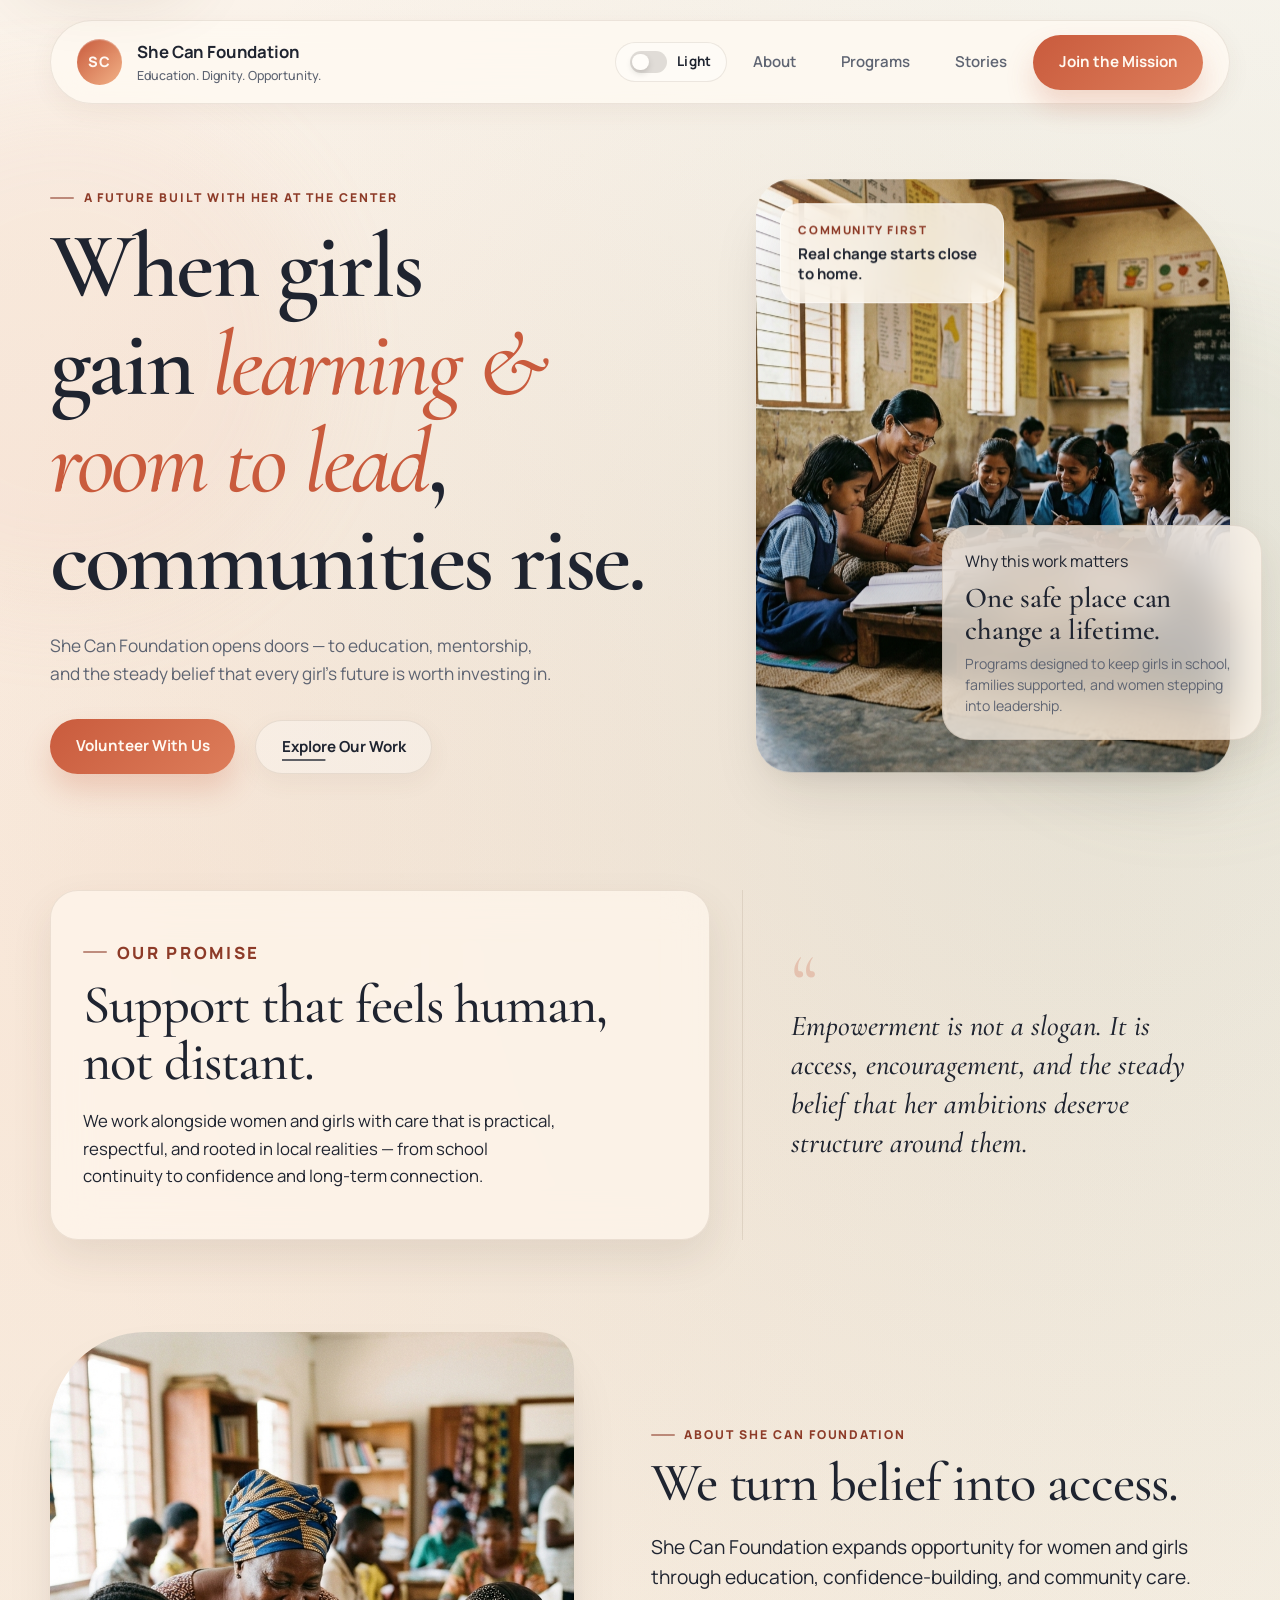
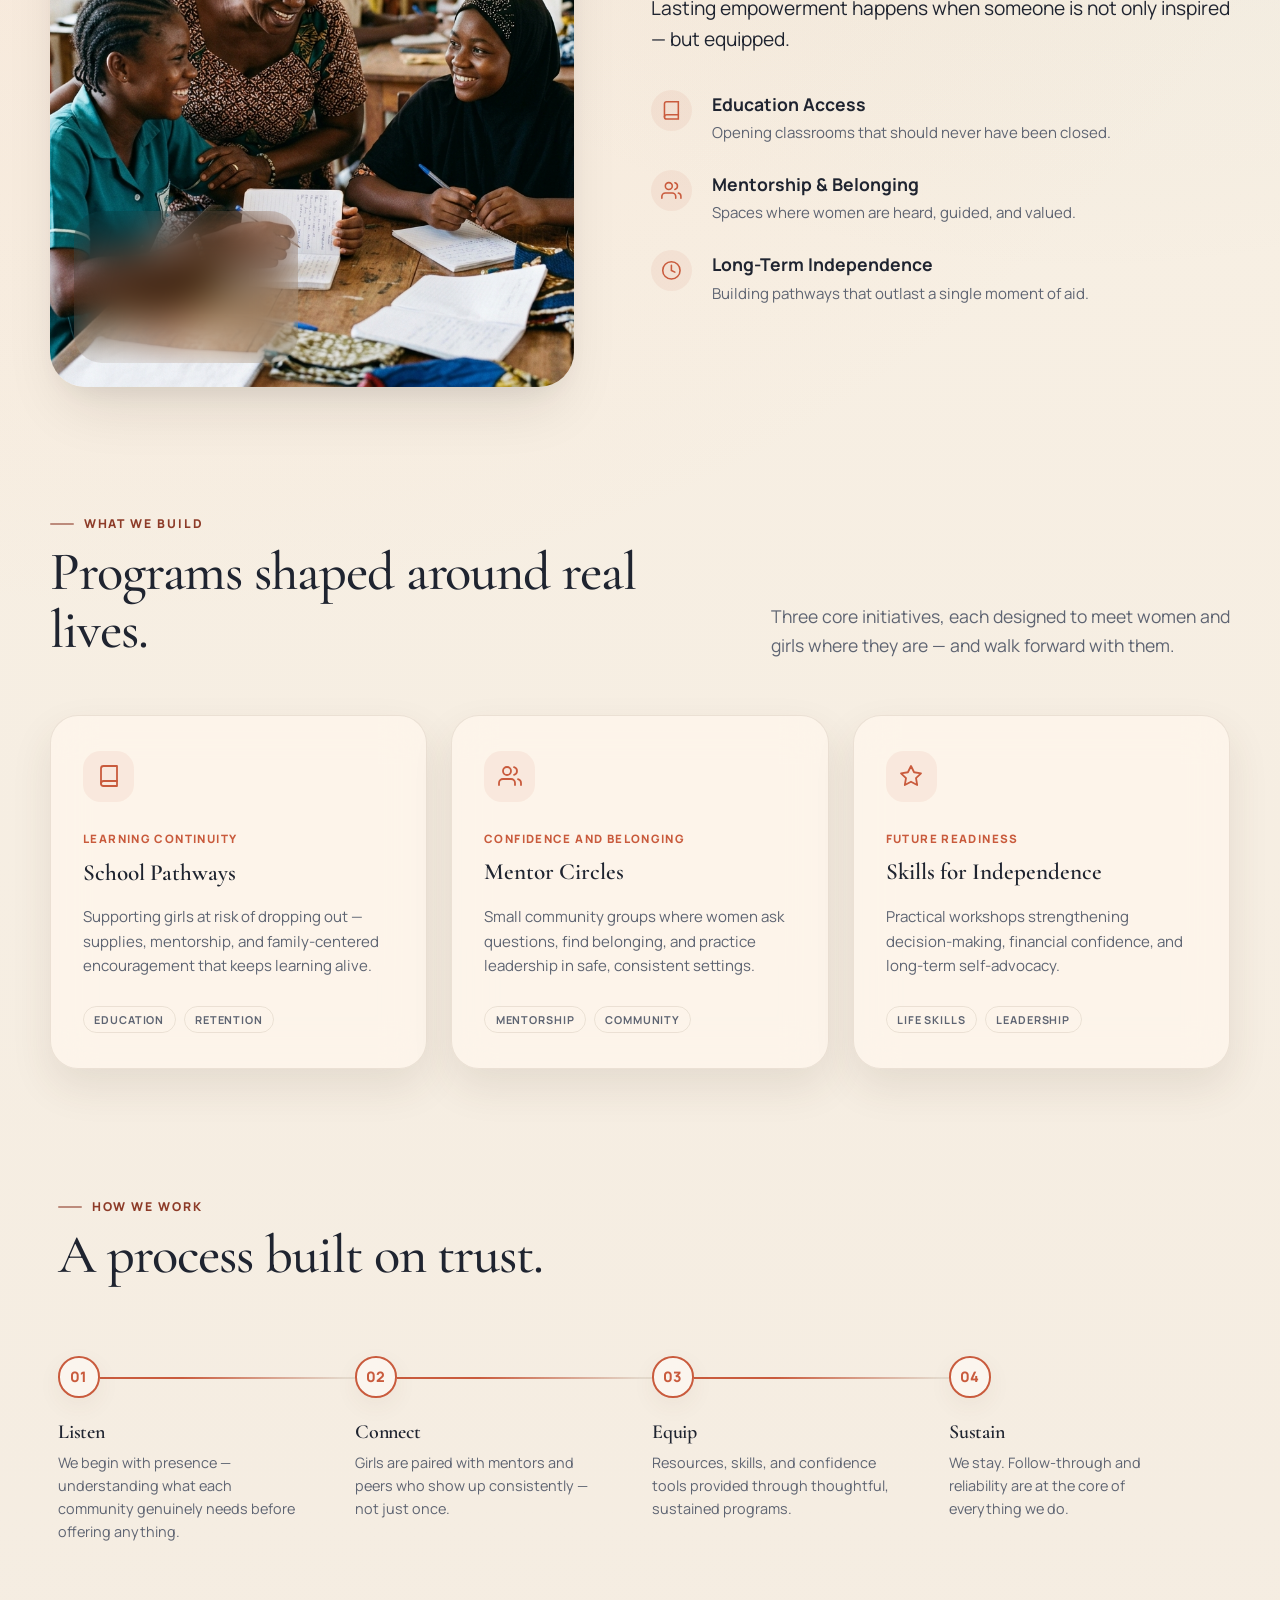
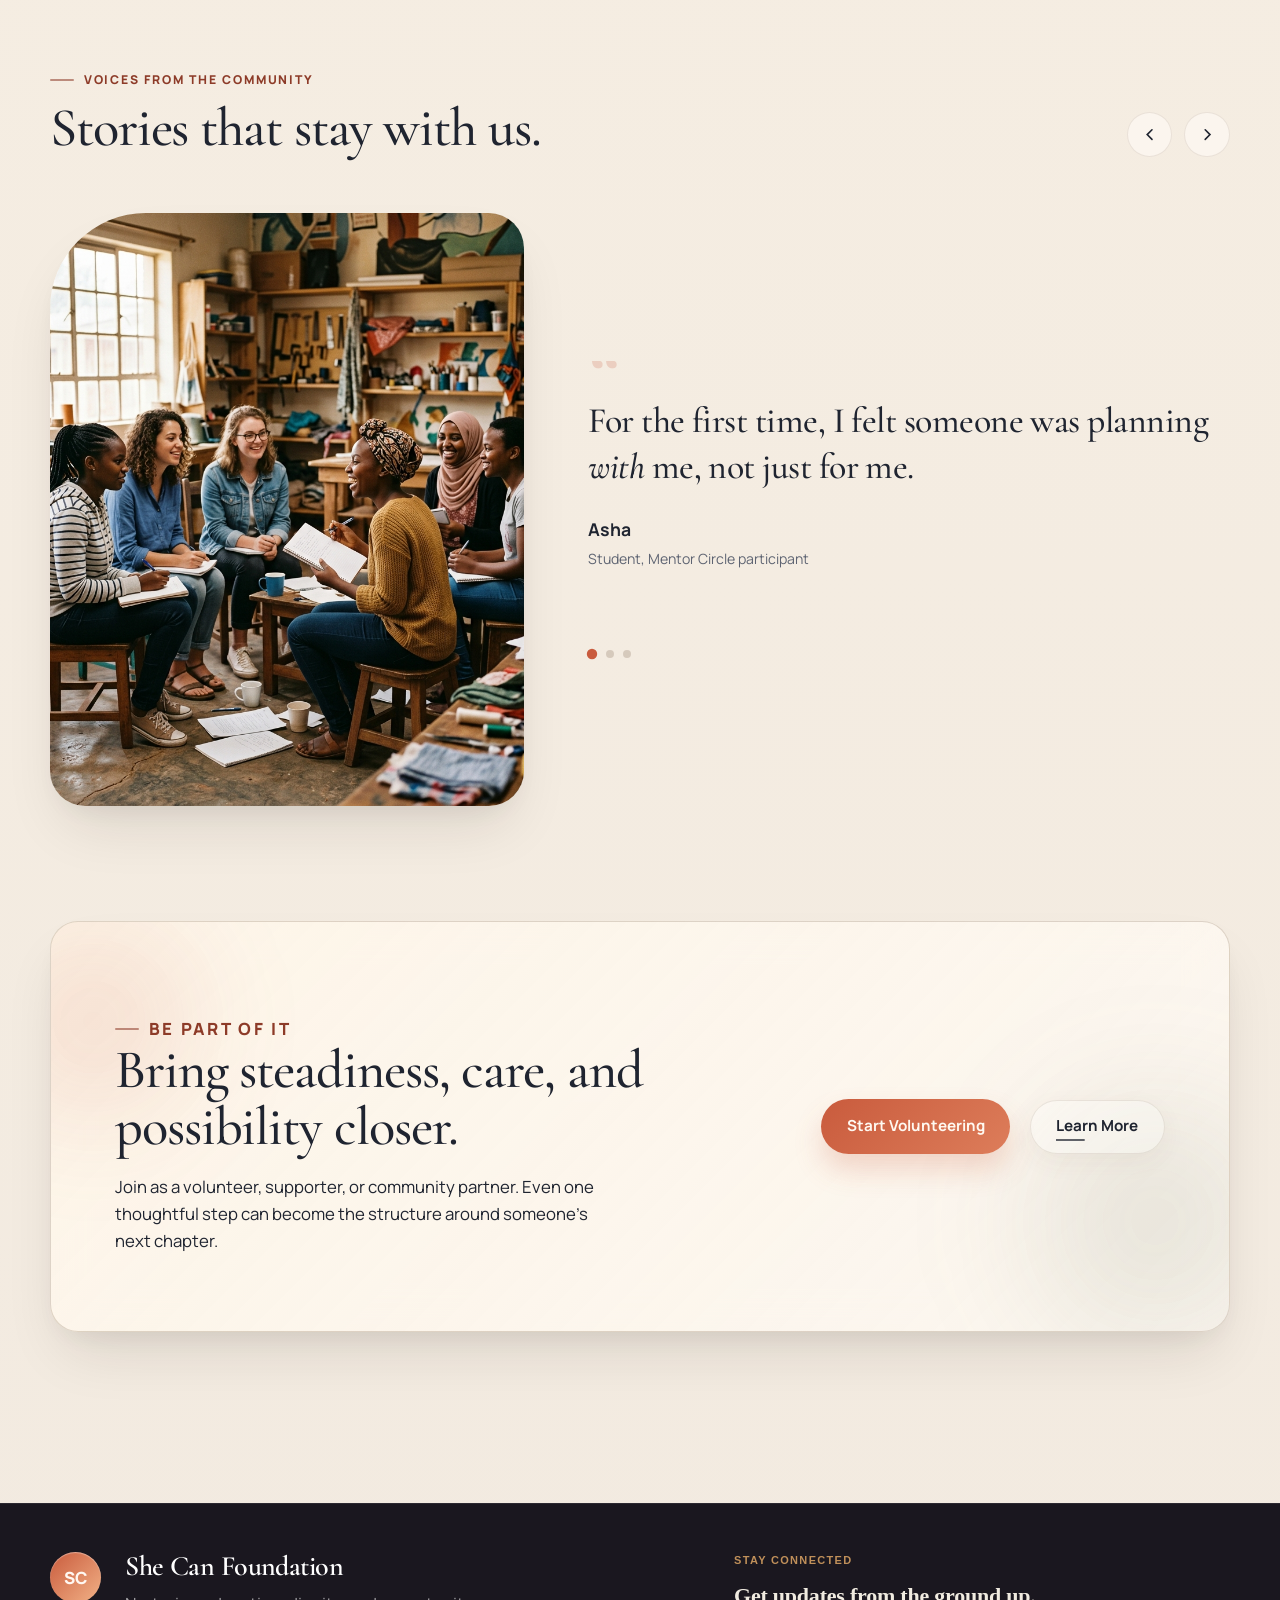
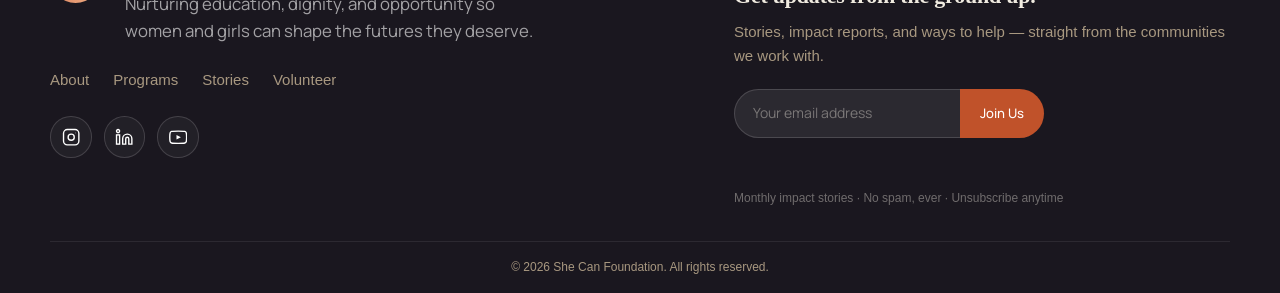
<file: Frontend/index.html>
<!DOCTYPE html>
<html lang="en">
  <head>
    <meta charset="UTF-8" />
    <meta name="viewport" content="width=device-width, initial-scale=1.0" />
    <title>She Can Foundation | Empowering Her Future</title>
    <meta name="description" content="She Can Foundation advances education, mentorship, and opportunity for women and girls through community-led support." />
    <meta name="theme-color" content="#f7efe3" />
    <link rel="preconnect" href="https://fonts.googleapis.com" />
    <link rel="preconnect" href="https://fonts.gstatic.com" crossorigin />
    <link href="https://fonts.googleapis.com/css2?family=Manrope:wght@400;500;600;700;800&family=Cormorant+Garamond:ital,wght@0,500;0,600;0,700;1,500;1,600&display=swap" rel="stylesheet" />
    <link rel="stylesheet" href="style.css" />
  </head>
  <body>
    <a class="skip-link" href="#content">Skip to content</a>
    <div class="page-glow page-glow-left" aria-hidden="true"></div>
    <div class="page-glow page-glow-right" aria-hidden="true"></div>
    <div class="grain" aria-hidden="true"></div>

    <!-- ─── NAVIGATION ─────────────────────────────────────────── -->
    <header class="site-header" id="top">
      <nav class="navbar container" aria-label="Primary navigation">
        <a class="brand" href="#home" aria-label="She Can Foundation — go to home">
          <span class="brand-mark" aria-hidden="true">SC</span>
          <span class="brand-text">
            <strong>She Can Foundation</strong>
            <small>Education. Dignity. Opportunity.</small>
          </span>
        </a>

        <button class="menu-toggle" id="menuToggle" type="button"
          aria-expanded="false" aria-controls="navActions" aria-label="Toggle navigation menu">
          <span></span><span></span><span></span>
        </button>

        <div class="nav-actions" id="navActions">
          <button class="theme-toggle" id="themeToggle" type="button"
            aria-label="Toggle color theme" aria-pressed="false">
            <span class="theme-toggle-track" aria-hidden="true">
              <span class="theme-toggle-thumb"></span>
            </span>
            <span class="theme-toggle-text">Light</span>
          </button>
          <a class="nav-link" href="#about">About</a>
          <a class="nav-link" href="#programs">Programs</a>
          <a class="nav-link" href="#stories">Stories</a>
          <a class="nav-cta magnetic-button" href="#join">Join the Mission</a>
        </div>
      </nav>
    </header>

    <main id="content">

      <!-- ─── HERO ───────────────────────────────────────────────── -->
      <section class="hero container" id="home" aria-labelledby="hero-title">
        <div class="hero-copy reveal" data-reveal-delay="0">
          <p class="eyebrow">A future built with her at the center</p>
          <h1 id="hero-title">
            When girls<br>
            gain <span>learning &amp;<br>room to lead</span>,<br>
            communities rise.
          </h1>
          <p class="hero-text">
            She Can Foundation opens doors — to education, mentorship, and the steady belief that every girl's future is worth investing in.
          </p>
          <div class="hero-actions">
            <button class="primary-button ripple-button magnetic-button" type="button"
              data-open-modal="volunteerModal" id="heroVolunteerBtn">
              <span>Volunteer With Us</span>
            </button>
            <a class="secondary-button animated-link" href="#about" id="heroExploreLink">
              Explore Our Work
            </a>
          </div>

        </div>

        <div class="hero-visual reveal" data-reveal-delay="0.12">
          <div class="hero-frame parallax-media" data-parallax="16">
            <div class="hero-badge" aria-label="Community first">
              <span>Community first</span>
              <strong>Real change starts close to home.</strong>
            </div>
            <img
              src="images/hero_learning.png"
              alt="Girls learning together with a mentor in a bright community classroom — candid, warm, hopeful"
              width="1200"
              height="1500"
              fetchpriority="high"
              decoding="async"
            />
          </div>
          <aside class="impact-card glass-card reveal-card" data-reveal-delay="0.22" aria-label="Impact statement">
            <p>Why this work matters</p>
            <div class="impact-metric">
              <strong>One safe place can change a lifetime.</strong>
              <span>Programs designed to keep girls in school, families supported, and women stepping into leadership.</span>
            </div>
          </aside>
        </div>
      </section>

      <!-- ─── PROMISE BAND ──────────────────────────────────────── -->
      <section class="story-band reveal" data-reveal-delay="0.05" aria-labelledby="promise-title">
        <div class="container story-grid">
          <article class="story-card glass-card">
            <p class="section-label">Our Promise</p>
            <h2 id="promise-title">Support that feels human, not distant.</h2>
            <p>We work alongside women and girls with care that is practical, respectful, and rooted in local realities — from school continuity to confidence and long-term connection.</p>
          </article>
          <div class="quote-panel">
            <span class="quote-mark" aria-hidden="true">&ldquo;</span>
            <p>Empowerment is not a slogan. It is access, encouragement, and the steady belief that her ambitions deserve structure around them.</p>
          </div>
        </div>
      </section>

      <!-- ─── ABOUT / MISSION (split layout) ───────────────────── -->
      <section class="about-section container" id="about" aria-labelledby="about-title">
        <div class="about-layout reveal" data-reveal-delay="0.08">

          <div class="about-image-col">
            <div class="about-img-frame">
              <img
                src="images/mentorship_session.png"
                alt="A mentor sharing a warm moment of guidance with two young women in the community"
                width="900"
                height="1100"
                loading="lazy"
                decoding="async"
              />
              <div class="about-img-badge glass-card">
                <p class="section-label">Our approach</p>
                <strong>Fewer promises.<br>Deeper follow-through.</strong>
              </div>
            </div>
          </div>

          <div class="about-text-col">
            <p class="section-label">About She Can Foundation</p>
            <h2 id="about-title">We turn belief into access.</h2>
            <p class="about-lead">She Can Foundation expands opportunity for women and girls through education, confidence-building, and community care. Lasting empowerment happens when someone is not only inspired — but equipped.</p>

            <div class="about-values" role="list">
              <div class="value-item" role="listitem">
                <div class="value-icon" aria-hidden="true">
                  <svg viewBox="0 0 24 24" fill="none" stroke="currentColor" stroke-width="1.8" stroke-linecap="round"><path d="M4 19.5A2.5 2.5 0 0 1 6.5 17H20"/><path d="M6.5 2H20v20H6.5A2.5 2.5 0 0 1 4 19.5v-15A2.5 2.5 0 0 1 6.5 2z"/></svg>
                </div>
                <div>
                  <strong>Education Access</strong>
                  <p>Opening classrooms that should never have been closed.</p>
                </div>
              </div>
              <div class="value-item" role="listitem">
                <div class="value-icon" aria-hidden="true">
                  <svg viewBox="0 0 24 24" fill="none" stroke="currentColor" stroke-width="1.8" stroke-linecap="round"><path d="M17 21v-2a4 4 0 0 0-4-4H5a4 4 0 0 0-4 4v2"/><circle cx="9" cy="7" r="4"/><path d="M23 21v-2a4 4 0 0 0-3-3.87"/><path d="M16 3.13a4 4 0 0 1 0 7.75"/></svg>
                </div>
                <div>
                  <strong>Mentorship &amp; Belonging</strong>
                  <p>Spaces where women are heard, guided, and valued.</p>
                </div>
              </div>
              <div class="value-item" role="listitem">
                <div class="value-icon" aria-hidden="true">
                  <svg viewBox="0 0 24 24" fill="none" stroke="currentColor" stroke-width="1.8" stroke-linecap="round"><path d="M12 22c5.52 0 10-4.48 10-10S17.52 2 12 2 2 6.48 2 12s4.48 10 10 10z"/><path d="M12 6v6l4 2"/></svg>
                </div>
                <div>
                  <strong>Long-Term Independence</strong>
                  <p>Building pathways that outlast a single moment of aid.</p>
                </div>
              </div>
            </div>
          </div>
        </div>
      </section>

      <!-- ─── PROGRAMS ──────────────────────────────────────────── -->
      <section class="programs-section container" id="programs" aria-labelledby="programs-title">
        <div class="section-shell reveal" data-reveal-delay="0.04">
          <div class="section-header">
            <div>
              <p class="section-label">What We Build</p>
              <h2 id="programs-title">Programs shaped around real lives.</h2>
            </div>
            <p class="section-desc">Three core initiatives, each designed to meet women and girls where they are — and walk forward with them.</p>
          </div>

          <div class="program-grid">
            <article class="program-card glass-card stagger-item">
              <div class="program-icon" aria-hidden="true">
                <svg viewBox="0 0 24 24" fill="none" stroke="currentColor" stroke-width="1.8" stroke-linecap="round" stroke-linejoin="round"><path d="M4 19.5A2.5 2.5 0 0 1 6.5 17H20"/><path d="M6.5 2H20v20H6.5A2.5 2.5 0 0 1 4 19.5v-15A2.5 2.5 0 0 1 6.5 2z"/></svg>
              </div>
              <div class="program-meta">
                <span>Learning continuity</span>
                <strong>School Pathways</strong>
              </div>
              <p>Supporting girls at risk of dropping out — supplies, mentorship, and family-centered encouragement that keeps learning alive.</p>
              <div class="program-card-footer">
                <span class="program-tag">Education</span>
                <span class="program-tag">Retention</span>
              </div>
            </article>

            <article class="program-card glass-card stagger-item">
              <div class="program-icon" aria-hidden="true">
                <svg viewBox="0 0 24 24" fill="none" stroke="currentColor" stroke-width="1.8" stroke-linecap="round" stroke-linejoin="round"><path d="M17 21v-2a4 4 0 0 0-4-4H5a4 4 0 0 0-4 4v2"/><circle cx="9" cy="7" r="4"/><path d="M23 21v-2a4 4 0 0 0-3-3.87"/><path d="M16 3.13a4 4 0 0 1 0 7.75"/></svg>
              </div>
              <div class="program-meta">
                <span>Confidence and belonging</span>
                <strong>Mentor Circles</strong>
              </div>
              <p>Small community groups where women ask questions, find belonging, and practice leadership in safe, consistent settings.</p>
              <div class="program-card-footer">
                <span class="program-tag">Mentorship</span>
                <span class="program-tag">Community</span>
              </div>
            </article>

            <article class="program-card glass-card stagger-item">
              <div class="program-icon" aria-hidden="true">
                <svg viewBox="0 0 24 24" fill="none" stroke="currentColor" stroke-width="1.8" stroke-linecap="round" stroke-linejoin="round"><polygon points="12 2 15.09 8.26 22 9.27 17 14.14 18.18 21.02 12 17.77 5.82 21.02 7 14.14 2 9.27 8.91 8.26 12 2"/></svg>
              </div>
              <div class="program-meta">
                <span>Future readiness</span>
                <strong>Skills for Independence</strong>
              </div>
              <p>Practical workshops strengthening decision-making, financial confidence, and long-term self-advocacy.</p>
              <div class="program-card-footer">
                <span class="program-tag">Life Skills</span>
                <span class="program-tag">Leadership</span>
              </div>
            </article>
          </div>
        </div>
      </section>

      <!-- ─── HOW WE WORK — visual timeline ────────────────────── -->
      <section class="timeline-section" aria-labelledby="timeline-title">
        <div class="container timeline-layout reveal" data-reveal-delay="0.06">
          <div class="timeline-header">
            <p class="section-label">How We Work</p>
            <h2 id="timeline-title">A process built on trust.</h2>
          </div>
          <div class="timeline-track" role="list">
            <div class="timeline-step stagger-item" role="listitem">
              <div class="timeline-node" aria-hidden="true">01</div>
              <div class="timeline-connector" aria-hidden="true"></div>
              <h3>Listen</h3>
              <p>We begin with presence — understanding what each community genuinely needs before offering anything.</p>
            </div>
            <div class="timeline-step stagger-item" role="listitem">
              <div class="timeline-node" aria-hidden="true">02</div>
              <div class="timeline-connector" aria-hidden="true"></div>
              <h3>Connect</h3>
              <p>Girls are paired with mentors and peers who show up consistently — not just once.</p>
            </div>
            <div class="timeline-step stagger-item" role="listitem">
              <div class="timeline-node" aria-hidden="true">03</div>
              <div class="timeline-connector" aria-hidden="true"></div>
              <h3>Equip</h3>
              <p>Resources, skills, and confidence tools provided through thoughtful, sustained programs.</p>
            </div>
            <div class="timeline-step stagger-item" role="listitem">
              <div class="timeline-node" aria-hidden="true">04</div>
              <div class="timeline-connector timeline-connector--last" aria-hidden="true"></div>
              <h3>Sustain</h3>
              <p>We stay. Follow-through and reliability are at the core of everything we do.</p>
            </div>
          </div>
        </div>
      </section>

      <!-- ─── COMMUNITY STORIES — testimonial slider ────────────── -->
      <section class="stories-section container" id="stories" aria-labelledby="stories-title">
        <div class="stories-layout reveal" data-reveal-delay="0.08">

          <div class="stories-header">
            <div>
              <p class="section-label">Voices From The Community</p>
              <h2 id="stories-title">Stories that stay with us.</h2>
            </div>
            <div class="slider-controls" aria-label="Testimonial navigation">
              <button class="slider-btn" id="sliderPrev" aria-label="Previous testimonial" type="button">
                <svg viewBox="0 0 24 24" fill="none" stroke="currentColor" stroke-width="2" stroke-linecap="round" aria-hidden="true"><polyline points="15 18 9 12 15 6"/></svg>
              </button>
              <button class="slider-btn" id="sliderNext" aria-label="Next testimonial" type="button">
                <svg viewBox="0 0 24 24" fill="none" stroke="currentColor" stroke-width="2" stroke-linecap="round" aria-hidden="true"><polyline points="9 18 15 12 9 6"/></svg>
              </button>
            </div>
          </div>

          <div class="stories-main">
            <div class="stories-image-col">
              <div class="stories-img-frame">
                <img
                  src="images/community_workshop.png"
                  alt="Young women gathered in a community learning workshop — engaged, collaborative, hopeful"
                  width="900"
                  height="1100"
                  loading="lazy"
                  decoding="async"
                />
              </div>
            </div>

            <div class="testimonial-slider-wrap">
              <div class="testimonial-slider" id="testimonialSlider" aria-live="polite" aria-atomic="true">
                <div class="testimonial-slides">
                  <article class="testimonial-slide is-active" aria-hidden="false">
                    <span class="testimonial-q-mark" aria-hidden="true">&ldquo;</span>
                    <blockquote>
                      <p>For the first time, I felt someone was planning <em>with</em> me, not just for me.</p>
                      <footer>
                        <cite>Asha</cite>
                        <span>Student, Mentor Circle participant</span>
                      </footer>
                    </blockquote>
                  </article>
                  <article class="testimonial-slide" aria-hidden="true">
                    <span class="testimonial-q-mark" aria-hidden="true">&ldquo;</span>
                    <blockquote>
                      <p>The difference was consistency. The girls knew someone would return, listen, and help them keep going.</p>
                      <footer>
                        <cite>Priya</cite>
                        <span>Community volunteer partner</span>
                      </footer>
                    </blockquote>
                  </article>
                  <article class="testimonial-slide" aria-hidden="true">
                    <span class="testimonial-q-mark" aria-hidden="true">&ldquo;</span>
                    <blockquote>
                      <p>I didn't think I could lead anything. Now I run the circle meetings. It happened slowly — then all at once.</p>
                      <footer>
                        <cite>Meena</cite>
                        <span>Program graduate, Mentor Circle</span>
                      </footer>
                    </blockquote>
                  </article>
                </div>
              </div>
              <div class="slider-dots" role="tablist" aria-label="Testimonial slides">
                <button class="slider-dot is-active" role="tab" aria-selected="true" data-slide="0" aria-label="Testimonial 1 of 3"></button>
                <button class="slider-dot" role="tab" aria-selected="false" data-slide="1" aria-label="Testimonial 2 of 3"></button>
                <button class="slider-dot" role="tab" aria-selected="false" data-slide="2" aria-label="Testimonial 3 of 3"></button>
              </div>
            </div>
          </div>
        </div>
      </section>

      <!-- ─── VOLUNTEER CTA ─────────────────────────────────────── -->
      <section class="join-section" id="join" aria-labelledby="join-title">
        <div class="join-inner container">
          <div class="join-layout glass-card reveal" data-reveal-delay="0.05">
            <div class="join-glow-1" aria-hidden="true"></div>
            <div class="join-glow-2" aria-hidden="true"></div>
            <div class="join-copy">
              <p class="section-label">Be Part Of It</p>
              <h2 id="join-title">Bring steadiness, care, and possibility closer.</h2>
              <p>Join as a volunteer, supporter, or community partner. Even one thoughtful step can become the structure around someone's next chapter.</p>
            </div>
            <div class="join-actions">
              <button class="primary-button ripple-button magnetic-button" type="button"
                data-open-modal="volunteerModal" id="joinVolunteerBtn">
                <span>Start Volunteering</span>
              </button>
              <a class="secondary-button animated-link" href="#about" id="joinLearnLink">
                Learn More
              </a>
            </div>
          </div>
        </div>
      </section>

    </main>

    <!-- ─── FOOTER ────────────────────────────────────────────── -->
    <footer class="site-footer">
      <div class="container">
        <div class="footer-grid">
          <!-- COLUMN 1: Brand -->
          <div class="footer-col-brand">
            <div class="footer-brand">
              <div class="footer-brand-mark" aria-hidden="true">SC</div>
              <div>
                <h2>She Can Foundation</h2>
                <p>Nurturing education, dignity, and opportunity so women and girls can shape the futures they deserve.</p>
              </div>
            </div>
            
            <nav class="footer-links" aria-label="Footer navigation">
              <a href="#about">About</a>
              <a href="#programs">Programs</a>
              <a href="#stories">Stories</a>
              <a href="#join">Volunteer</a>
            </nav>

            <div class="socials" aria-label="Social media links">
              <a href="#" aria-label="Instagram" class="social-link">
                <svg viewBox="0 0 24 24" fill="none" stroke="currentColor" stroke-width="1.8" stroke-linecap="round" aria-hidden="true"><rect x="2" y="2" width="20" height="20" rx="5" ry="5"/><circle cx="12" cy="12" r="4"/><circle cx="17.5" cy="6.5" r="0.5" fill="currentColor" stroke="none"/></svg>
              </a>
              <a href="#" aria-label="LinkedIn" class="social-link">
                <svg viewBox="0 0 24 24" fill="none" stroke="currentColor" stroke-width="1.8" stroke-linecap="round" aria-hidden="true"><path d="M16 8a6 6 0 0 1 6 6v7h-4v-7a2 2 0 0 0-2-2 2 2 0 0 0-2 2v7h-4v-7a6 6 0 0 1 6-6z"/><rect x="2" y="9" width="4" height="12"/><circle cx="4" cy="4" r="2"/></svg>
              </a>
              <a href="#" aria-label="YouTube" class="social-link">
                <svg viewBox="0 0 24 24" fill="none" stroke="currentColor" stroke-width="1.8" stroke-linecap="round" aria-hidden="true"><path d="M22.54 6.42a2.78 2.78 0 0 0-1.95-1.96C18.88 4 12 4 12 4s-6.88 0-8.59.46a2.78 2.78 0 0 0-1.95 1.96C1 8.12 1 12 1 12s0 3.88.46 5.58a2.78 2.78 0 0 0 1.95 1.96C5.12 20 12 20 12 20s6.88 0 8.59-.46a2.78 2.78 0 0 0 1.95-1.96C23 15.88 23 12 23 12s0-3.88-.46-5.58z"/><polygon points="9.75 15.02 15.5 12 9.75 8.98 9.75 15.02" fill="currentColor" stroke="none"/></svg>
              </a>
            </div>
          </div>

          <!-- COLUMN 2: Stay Connected -->
          <div class="footer-col-connect">
            <p class="footer-email-eyebrow">Stay Connected</p>
            <h3 class="footer-email-heading">Get updates from the ground up.</h3>
            <p class="footer-email-sub">Stories, impact reports, and ways to help — straight from the communities we work with.</p>
            
            <div class="footer-email-right">
              <div class="footer-email-pill" id="footerEmailPill" role="group" aria-label="Email signup form">
                <input
                  type="email"
                  id="footerEmailInput"
                  class="footer-email-input"
                  placeholder="Your email address"
                  aria-label="Your email address"
                  autocomplete="email"
                />
                <button
                  type="button"
                  id="footerEmailSubmit"
                  class="footer-email-btn"
                  aria-label="Join mailing list"
                >Join Us</button>
              </div>
              <div class="footer-email-success" id="footerEmailSuccess" aria-live="polite" hidden>
                <span class="footer-email-check" aria-hidden="true">✓</span>
                You're on the list — thank you for caring.
              </div>
              <p class="footer-email-trust">Monthly impact stories · No spam, ever · Unsubscribe anytime</p>
            </div>
          </div>
        </div>

        <div class="footer-meta">
          <p>&copy; 2026 She Can Foundation. All rights reserved.</p>
        </div>
      </div>
    </footer>

    <!-- ─── VOLUNTEER MODAL ───────────────────────────────────── -->
    <div class="modal" id="volunteerModal" aria-hidden="true" role="dialog"
      aria-modal="true" aria-labelledby="volunteerTitle">
      <div class="modal-backdrop" data-close-modal></div>
      <div class="modal-panel glass-card">
        <button class="modal-close" type="button"
          aria-label="Close volunteer form" data-close-modal>
          <span aria-hidden="true">&times;</span>
        </button>
        <p class="section-label">Volunteer Interest</p>
        <h2 id="volunteerTitle">Tell us how you'd like to show up.</h2>
        <p class="modal-copy">We'd love to hear how you want to contribute. This takes less than two minutes.</p>
        <form class="interest-form" id="interestForm" novalidate>
          <label>
            <span>Name</span>
            <input type="text" name="name" autocomplete="name" required placeholder="Your full name" />
          </label>
          <label>
            <span>Email</span>
            <input type="email" name="email" autocomplete="email" required placeholder="your@email.com" />
          </label>
          <label>
            <span>How would you like to help?</span>
            <textarea name="interest" rows="3"
              placeholder="Mentoring, fundraising, community outreach..." required></textarea>
          </label>
          <button class="primary-button ripple-button" type="submit">
            <span>Send Interest</span>
          </button>
        </form>
      </div>
    </div>

    <div class="toast" id="toast" role="status" aria-live="polite" aria-atomic="true"></div>

    <script src="script.js"></script>
  </body>
</html>
</file>
<file: Frontend/style.css>
/* ==========================================================================
   DESIGN SYSTEM & VARIABLES
   Harmonious, warm, editorial brand feel with premium interactive capabilities.
   ========================================================================== */

:root {
  color-scheme: light;
  
  /* Color Palette (Warm Editorial & HSL-tailored) */
  --bg: #f7efe3;
  --bg-elevated: #fbf5ee;
  --bg-soft: rgba(255, 250, 242, 0.78);
  --surface: rgba(255, 247, 237, 0.72);
  --surface-strong: rgba(255, 249, 241, 0.94);
  --surface-inverse: #1e2430;
  --text: #1f2430;
  --muted: #5e6472;
  --line: rgba(108, 84, 57, 0.12);
  --line-strong: rgba(108, 84, 57, 0.22);
  
  /* Accent Hues */
  --accent: #c95b3d;
  --accent-deep: #8d3b28;
  --accent-soft: rgba(201, 91, 61, 0.08);
  --accent-soft-hover: rgba(201, 91, 61, 0.14);
  --olive: #697255;
  --olive-soft: rgba(105, 114, 85, 0.1);
  
  /* Shadows & Depth */
  --shadow: 0 28px 70px rgba(101, 67, 43, 0.16);
  --shadow-soft: 0 18px 40px rgba(76, 55, 39, 0.1);
  --shadow-ambient: 0 8px 24px rgba(100, 74, 52, 0.06);
  --shadow-premium: 0 30px 60px -15px rgba(32, 21, 15, 0.12), 0 12px 30px -10px rgba(32, 21, 15, 0.08);
  
  /* Border Radii */
  --radius-2xl: 2rem;
  --radius-xl: 1.75rem;
  --radius-lg: 1.35rem;
  --radius-md: 1rem;
  --radius-sm: 0.65rem;
  --radius-pill: 999px;
  
  /* Layout Metrics */
  --max-width: 1180px;
  --nav-height: 5.5rem;
  --container-gutter: clamp(1.25rem, 3.5vw, 2.5rem);
  --section-space: clamp(4.5rem, 9vw, 8rem);
  --content-space: clamp(1.5rem, 2.5vw, 2.25rem);
  --copy-measure: 60ch;
}

/* Dark Mode Tokens Override */
body[data-theme="dark"] {
  color-scheme: dark;
  --bg: #18161d;
  --bg-elevated: #201d27;
  --bg-soft: rgba(32, 28, 38, 0.82);
  --surface: rgba(38, 33, 47, 0.76);
  --surface-strong: rgba(31, 28, 39, 0.94);
  --surface-inverse: #f5efe7;
  --text: #f5eee8;
  --muted: #c4bac0;
  --line: rgba(255, 221, 188, 0.11);
  --line-strong: rgba(255, 221, 188, 0.22);
  
  /* Accent overrides for legible contrast in dark mode */
  --accent: #f18d67;
  --accent-deep: #ffd8ca;
  --accent-soft: rgba(241, 141, 103, 0.12);
  --accent-soft-hover: rgba(241, 141, 103, 0.2);
  --olive: #a0b18a;
  --olive-soft: rgba(160, 177, 138, 0.12);
  
  --shadow: 0 24px 70px rgba(0, 0, 0, 0.45);
  --shadow-soft: 0 16px 40px rgba(0, 0, 0, 0.3);
  --shadow-ambient: 0 10px 24px rgba(0, 0, 0, 0.2);
  --shadow-premium: 0 30px 65px -12px rgba(0, 0, 0, 0.5), 0 10px 25px -10px rgba(0, 0, 0, 0.35);
}

/* ==========================================================================
   RESET & FOUNDATIONS
   ========================================================================== */

*,
*::before,
*::after {
  box-sizing: border-box;
}

html {
  scroll-behavior: smooth;
  scroll-padding-top: 7.5rem;
}

body {
  margin: 0;
  min-width: 320px;
  font-family: "Manrope", sans-serif;
  color: var(--text);
  background:
    radial-gradient(circle at 12% 18%, rgba(244, 189, 157, 0.24), transparent 30%),
    radial-gradient(circle at 85% 15%, rgba(119, 142, 114, 0.14), transparent 25%),
    linear-gradient(180deg, #fbf7f0 0%, var(--bg) 35%, #f2eae0 100%);
  line-height: 1.62;
  overflow-x: clip;
  text-rendering: optimizeLegibility;
  -webkit-font-smoothing: antialiased;
  transition:
    background-color 300ms ease,
    color 300ms ease,
    background 300ms ease;
}

body[data-theme="dark"] {
  background:
    radial-gradient(circle at 15% 18%, rgba(241, 141, 103, 0.12), transparent 28%),
    radial-gradient(circle at 85% 12%, rgba(160, 177, 138, 0.08), transparent 22%),
    linear-gradient(180deg, #17141b 0%, var(--bg) 40%, #131016 100%);
}

body.nav-open,
body.modal-open {
  overflow: hidden;
}

img {
  display: block;
  max-width: 100%;
  height: auto;
}

a {
  color: inherit;
  text-decoration: none;
}

button,
input,
textarea {
  font: inherit;
  color: inherit;
}

button {
  background: none;
  border: none;
  cursor: pointer;
  padding: 0;
}

::selection {
  background: rgba(201, 91, 61, 0.22);
}

/* Accessibility Skip Link */
.skip-link {
  position: absolute;
  left: 1.5rem;
  top: -6rem;
  z-index: 1000;
  padding: 0.9rem 1.4rem;
  border-radius: var(--radius-pill);
  background: var(--surface-inverse);
  color: var(--bg);
  font-weight: 700;
  box-shadow: var(--shadow);
  transition: top 200ms cubic-bezier(0.16, 1, 0.3, 1);
}

.skip-link:focus-visible {
  top: 1.5rem;
  outline: 3px solid var(--accent);
}

.container {
  width: min(calc(100% - (var(--container-gutter) * 2)), var(--max-width));
  margin: 0 auto;
}

/* Ambient Layer Decorations */
.grain,
.page-glow {
  position: fixed;
  pointer-events: none;
  z-index: -1;
}

.grain {
  inset: 0;
  opacity: 0.06;
  background-image:
    linear-gradient(rgba(255, 255, 255, 0.04), rgba(255, 255, 255, 0.04)),
    url("data:image/svg+xml,%3Csvg xmlns='http://www.w3.org/2000/svg' width='180' height='180' viewBox='0 0 180 180'%3E%3Cg fill='%23805e42' fill-opacity='.08'%3E%3Ccircle cx='24' cy='30' r='2'/%3E%3Ccircle cx='130' cy='58' r='1.5'/%3E%3Ccircle cx='82' cy='120' r='1.5'/%3E%3Ccircle cx='158' cy='150' r='2'/%3E%3Ccircle cx='42' cy='156' r='1.5'/%3E%3C/g%3E%3C/svg%3E");
}

.page-glow {
  width: clamp(24rem, 40vw, 36rem);
  height: clamp(24rem, 40vw, 36rem);
  filter: blur(48px);
  opacity: 0.32;
  border-radius: 50%;
}

.page-glow-left {
  top: 6rem;
  left: -12rem;
  background: rgba(238, 191, 168, 0.44);
}

.page-glow-right {
  top: 18rem;
  right: -10rem;
  background: rgba(158, 176, 141, 0.24);
}

/* ==========================================================================
   GLASSMORPHISM & INTERACTIVE UI ELEMENTS
   ========================================================================== */

.glass-card {
  background: var(--surface);
  border: 1px solid var(--line);
  border-radius: var(--radius-xl);
  box-shadow: var(--shadow-soft);
  backdrop-filter: blur(20px);
  -webkit-backdrop-filter: blur(20px);
  transition: border-color 300ms ease, box-shadow 300ms ease, background-color 300ms ease;
}

/* Typography Helpers */
.eyebrow,
.section-label {
  display: inline-flex;
  align-items: center;
  gap: 0.6rem;
  text-transform: uppercase;
  letter-spacing: 0.16em;
  font-size: 0.76rem;
  font-weight: 800;
  color: var(--accent-deep);
  margin-bottom: 0.65rem;
}

.eyebrow::before,
.section-label::before {
  content: "";
  width: 1.5rem;
  height: 2px;
  background: currentColor;
  opacity: 0.55;
  border-radius: var(--radius-pill);
}

h1, h2, h3 {
  font-family: "Cormorant Garamond", serif;
  line-height: 1.05;
  margin: 0;
}

h1 {
  font-size: clamp(3.2rem, 7.5vw, 5.8rem);
  font-weight: 600;
  letter-spacing: -0.03em;
}

h2 {
  font-size: clamp(2.2rem, 4.8vw, 3.4rem);
  font-weight: 500;
  letter-spacing: -0.02em;
}

h3 {
  font-size: clamp(1.4rem, 2.2vw, 1.8rem);
  font-weight: 600;
  letter-spacing: -0.01em;
}

/* ==========================================================================
   BUTTONS & ACTIONS
   ========================================================================== */

.nav-cta,
.primary-button {
  display: inline-flex;
  align-items: center;
  justify-content: center;
  gap: 0.6rem;
  padding: 0.95rem 1.6rem;
  border-radius: var(--radius-pill);
  background: linear-gradient(135deg, var(--accent) 0%, #dd7d5a 100%);
  color: #fff9f1;
  font-weight: 700;
  font-size: 0.95rem;
  box-shadow: 0 16px 28px rgba(201, 91, 61, 0.22);
  position: relative;
  overflow: hidden;
  border: none;
  transition: transform 200ms cubic-bezier(0.16, 1, 0.3, 1), box-shadow 200ms ease;
}

.nav-cta:hover,
.primary-button:hover {
  transform: translateY(-2px);
  box-shadow: 0 20px 32px rgba(201, 91, 61, 0.28);
}

.nav-cta:active,
.primary-button:active {
  transform: translateY(1px) scale(0.98);
}

.secondary-button {
  display: inline-flex;
  align-items: center;
  justify-content: center;
  min-height: 3.25rem;
  padding: 0.85rem 1.6rem;
  border-radius: var(--radius-pill);
  border: 1px solid var(--line);
  background: rgba(255, 255, 255, 0.3);
  color: var(--text);
  font-weight: 700;
  font-size: 0.95rem;
  box-shadow: var(--shadow-ambient);
  transition: transform 200ms cubic-bezier(0.16, 1, 0.3, 1), border-color 200ms ease, background-color 200ms ease;
}

body[data-theme="dark"] .secondary-button {
  background: rgba(255, 255, 255, 0.03);
}

.secondary-button:hover {
  transform: translateY(-2px);
  border-color: var(--line-strong);
  background: rgba(255, 255, 255, 0.45);
}

body[data-theme="dark"] .secondary-button:hover {
  background: rgba(255, 255, 255, 0.06);
}

.animated-link {
  position: relative;
}

.animated-link::after {
  content: "";
  position: absolute;
  left: 1.6rem;
  right: 1.6rem;
  bottom: 0.75rem;
  height: 1.5px;
  background: currentColor;
  transform: scaleX(0.35);
  transform-origin: left;
  transition: transform 250ms cubic-bezier(0.16, 1, 0.3, 1);
  opacity: 0.7;
}

.animated-link:hover::after {
  transform: scaleX(1);
}

.magnetic-button {
  transform: translate3d(var(--magnet-x, 0), var(--magnet-y, 0), 0);
  transition: transform 200ms cubic-bezier(0.25, 1, 0.5, 1);
}

/* Ripple effect container */
.ripple-button {
  position: relative;
}

/* ==========================================================================
   NAVIGATION HEADER
   ========================================================================== */

.site-header {
  position: sticky;
  top: 0;
  z-index: 100;
  padding-top: 1.25rem;
  transition: padding-top 300ms ease;
}

.site-header.is-scrolled {
  padding-top: 0.5rem;
}

.navbar {
  display: flex;
  align-items: center;
  justify-content: space-between;
  gap: 1.5rem;
  padding: 0.85rem 1.6rem;
  background: var(--bg-soft);
  border: 1px solid var(--line);
  border-radius: var(--radius-pill);
  box-shadow: var(--shadow-ambient);
  backdrop-filter: blur(20px);
  -webkit-backdrop-filter: blur(20px);
  transition: background-color 300ms ease, box-shadow 300ms ease, border-color 300ms ease, padding 300ms ease;
}

.site-header.is-scrolled .navbar {
  box-shadow: var(--shadow-soft);
  background: rgba(var(--bg-soft), 0.9);
  padding: 0.65rem 1.6rem;
}

.brand {
  display: inline-flex;
  align-items: center;
  gap: 0.95rem;
  min-width: 0;
  outline: none;
}

.brand-mark {
  flex: 0 0 auto;
  width: 2.85rem;
  height: 2.85rem;
  display: grid;
  place-items: center;
  border-radius: 50%;
  background: linear-gradient(135deg, var(--accent) 0%, #f2b287 100%);
  color: #fff8f2;
  font-weight: 800;
  font-size: 0.9rem;
  letter-spacing: 0.06em;
  box-shadow: inset 0 1px 1px rgba(255, 255, 255, 0.4);
}

.brand-text {
  display: grid;
  gap: 0.05rem;
}

.brand-text strong {
  font-size: 1.05rem;
  font-weight: 700;
  letter-spacing: -0.01em;
}

.brand-text small {
  font-size: 0.78rem;
  font-weight: 500;
  color: var(--muted);
}

.nav-actions {
  display: flex;
  align-items: center;
  gap: 0.5rem;
}

.nav-link {
  position: relative;
  padding: 0.75rem 1.15rem;
  font-size: 0.94rem;
  font-weight: 600;
  color: var(--muted);
  border-radius: var(--radius-pill);
  transition: color 250ms ease, background-color 250ms ease;
}

.nav-link::after {
  content: "";
  position: absolute;
  left: 1.15rem;
  right: 1.15rem;
  bottom: 0.45rem;
  height: 2px;
  background: var(--accent);
  transform: scaleX(0);
  transform-origin: left;
  transition: transform 250ms cubic-bezier(0.16, 1, 0.3, 1);
  opacity: 0.95;
}

.nav-link:hover {
  color: var(--text);
}

.nav-link:hover::after,
.nav-link[aria-current="page"]::after {
  transform: scaleX(1);
}

.nav-link[aria-current="page"] {
  color: var(--text);
}

/* Theme Toggle Button */
.theme-toggle {
  border: 1px solid var(--line);
  background: rgba(255, 255, 255, 0.4);
  display: inline-flex;
  align-items: center;
  gap: 0.65rem;
  padding: 0.5rem 0.9rem;
  border-radius: var(--radius-pill);
  transition: background-color 200ms ease, border-color 200ms ease;
}

body[data-theme="dark"] .theme-toggle {
  background: rgba(255, 255, 255, 0.03);
}

.theme-toggle:hover {
  background: rgba(255, 255, 255, 0.6);
  border-color: var(--line-strong);
}

body[data-theme="dark"] .theme-toggle:hover {
  background: rgba(255, 255, 255, 0.08);
}

.theme-toggle-track {
  width: 2.3rem;
  height: 1.35rem;
  display: inline-flex;
  align-items: center;
  padding: 0.15rem;
  border-radius: var(--radius-pill);
  background: rgba(68, 58, 49, 0.16);
  transition: background-color 200ms ease;
}

body[data-theme="dark"] .theme-toggle-track {
  background: rgba(255, 255, 255, 0.15);
}

.theme-toggle-thumb {
  width: 1.05rem;
  height: 1.05rem;
  border-radius: 50%;
  background: #fffdf9;
  box-shadow: 0 3px 6px rgba(0, 0, 0, 0.15);
  transition: transform 250ms cubic-bezier(0.16, 1, 0.3, 1);
}

body[data-theme="dark"] .theme-toggle-thumb {
  transform: translateX(0.95rem);
}

.theme-toggle-text {
  font-size: 0.84rem;
  font-weight: 700;
  letter-spacing: 0.02em;
}

/* Mobile Hamburguer menu */
.menu-toggle {
  display: none;
  width: 2.85rem;
  height: 2.85rem;
  border-radius: 50%;
  border: 1px solid var(--line);
  background: rgba(255, 255, 255, 0.45);
  align-items: center;
  justify-content: center;
  flex-direction: column;
  gap: 0.25rem;
  transition: background-color 200ms ease;
}

.menu-toggle span {
  width: 1.1rem;
  height: 2px;
  background: var(--text);
  border-radius: var(--radius-pill);
  transition: transform 200ms ease, opacity 200ms ease;
}

/* ==========================================================================
   HERO SECTION
   ========================================================================== */

.hero {
  display: grid;
  grid-template-columns: minmax(0, 1.15fr) minmax(0, 0.85fr);
  gap: clamp(2rem, 5vw, 4rem);
  align-items: center;
  padding-top: clamp(2.5rem, 6vw, 4.5rem);
  padding-bottom: var(--section-space);
}

.hero-copy {
  position: relative;
  z-index: 2;
}

.hero h1 span {
  color: var(--accent);
  font-style: italic;
  font-weight: 500;
}

.hero-text {
  max-width: 46ch;
  font-size: clamp(1.05rem, 1.35vw, 1.2rem);
  line-height: 1.6;
  margin: 1.5rem 0 2rem;
  color: var(--muted);
}

.hero-actions {
  display: flex;
  align-items: center;
  gap: 1.25rem;
  flex-wrap: wrap;
}

.hero-slogan {
  display: inline-flex;
  align-items: center;
  flex-wrap: wrap;
  gap: 0.8rem 1.2rem;
  margin-top: 3.5rem;
  font-size: 0.9rem;
  font-weight: 700;
  text-transform: uppercase;
  letter-spacing: 0.16em;
  color: var(--accent);
}

.hero-slogan .dot {
  width: 5px;
  height: 5px;
  border-radius: 50%;
  background: var(--muted);
  opacity: 0.45;
}

/* Hero Media frame & decorations */
.hero-visual {
  position: relative;
  z-index: 1;
}

.hero-frame {
  position: relative;
  border-radius: 2.2rem 8rem 2.2rem 2.2rem;
  overflow: clip;
  box-shadow: var(--shadow-premium);
  isolation: isolate;
}

.hero-frame::after {
  content: "";
  position: absolute;
  inset: 0;
  background: linear-gradient(180deg, rgba(20, 17, 15, 0.01) 0%, rgba(20, 17, 15, 0.15) 100%);
  pointer-events: none;
}

.hero-frame img {
  aspect-ratio: 4 / 5;
  object-fit: cover;
  transition: transform 1s cubic-bezier(0.16, 1, 0.3, 1);
}

.hero-frame:hover img {
  transform: scale(1.03) translateZ(0);
}

.hero-badge {
  position: absolute;
  top: 1.5rem;
  left: 1.5rem;
  z-index: 5;
  max-width: 14rem;
  display: grid;
  gap: 0.25rem;
  padding: 1.1rem;
  border-radius: 1.25rem;
  background: rgba(255, 250, 242, 0.82);
  backdrop-filter: blur(16px);
  -webkit-backdrop-filter: blur(16px);
  border: 1px solid rgba(255, 255, 255, 0.5);
  box-shadow: var(--shadow-soft);
}

body[data-theme="dark"] .hero-badge {
  background: rgba(25, 22, 30, 0.8);
  border-color: rgba(255, 255, 255, 0.08);
}

.hero-badge span {
  font-size: 0.72rem;
  text-transform: uppercase;
  letter-spacing: 0.14em;
  color: var(--accent-deep);
  font-weight: 800;
}

.hero-badge strong {
  font-size: 0.94rem;
  line-height: 1.35;
  color: var(--text);
}

/* Overlap Impact Card */
.impact-card {
  position: absolute;
  right: -2rem;
  bottom: 2rem;
  z-index: 5;
  width: min(20rem, 90%);
  padding: 1.4rem;
}

.impact-card p {
  margin: 0 0 0.5rem 0;
}

.impact-metric {
  display: grid;
  gap: 0.45rem;
}

.impact-metric strong {
  font-family: "Cormorant Garamond", serif;
  font-size: 1.8rem;
  font-weight: 550;
  line-height: 1.1;
  letter-spacing: -0.01em;
  color: var(--text);
}

.impact-metric span {
  font-size: 0.88rem;
  line-height: 1.5;
  color: var(--muted);
}

/* ==========================================================================
   PROMISE BAND (Quiet statement section)
   ========================================================================== */

.story-band {
  padding-bottom: calc(var(--section-space) * 0.8);
}

.story-grid {
  display: grid;
  grid-template-columns: minmax(0, 1.15fr) minmax(0, 0.85fr);
  gap: 2rem;
  align-items: stretch;
}

.story-card {
  padding: var(--content-space);
}

.story-card p {
  font-size: 1.05rem;
  line-height: 1.65;
  margin-top: 1rem;
  max-width: 48ch;
}

.quote-panel {
  display: flex;
  flex-direction: column;
  justify-content: center;
  padding: var(--content-space) var(--content-space) var(--content-space) calc(var(--content-space) * 1.5);
  border-left: 1px solid var(--line);
}

.quote-mark {
  font-family: "Cormorant Garamond", serif;
  font-size: 5rem;
  line-height: 0.4;
  margin-bottom: 0.5rem;
  color: var(--accent);
  opacity: 0.25;
}

.quote-panel p {
  font-family: "Cormorant Garamond", serif;
  font-size: clamp(1.4rem, 2.5vw, 1.8rem);
  font-weight: 500;
  font-style: italic;
  line-height: 1.35;
  color: var(--text);
  margin: 0;
}

/* ==========================================================================
   ABOUT / MISSION (Split with Image & value stack)
   ========================================================================== */

.about-section {
  padding-bottom: var(--section-space);
}

.about-layout {
  display: grid;
  grid-template-columns: 0.95fr 1.05fr;
  gap: clamp(2rem, 6vw, 5rem);
  align-items: center;
}

.about-image-col {
  position: relative;
}

.about-img-frame {
  position: relative;
  border-radius: 6rem 2.2rem 2.2rem 2.2rem;
  overflow: clip;
  box-shadow: var(--shadow-premium);
}

.about-img-frame img {
  aspect-ratio: 4 / 5;
  object-fit: cover;
  transition: transform 1s cubic-bezier(0.16, 1, 0.3, 1);
}

.about-img-frame:hover img {
  transform: scale(1.03);
}

.about-img-badge {
  position: absolute;
  left: 1.5rem;
  bottom: 1.5rem;
  padding: 1.15rem 1.4rem;
  max-width: 14rem;
}

.about-img-badge strong {
  font-size: 1.05rem;
  line-height: 1.35;
  margin-top: 0.2rem;
  display: block;
}

.about-lead {
  font-size: clamp(1.1rem, 1.5vw, 1.25rem);
  line-height: 1.6;
  color: var(--text);
  margin-top: 1.2rem;
  margin-bottom: 2.2rem;
}

/* Values list styling */
.about-values {
  display: grid;
  gap: 1.5rem;
}

.value-item {
  display: flex;
  gap: 1.2rem;
  align-items: flex-start;
}

.value-icon {
  flex: 0 0 auto;
  width: 2.6rem;
  height: 2.6rem;
  border-radius: 50%;
  background: var(--accent-soft);
  color: var(--accent);
  display: grid;
  place-items: center;
}

.value-icon svg {
  width: 1.3rem;
  height: 1.3rem;
}

.value-item strong {
  display: block;
  font-size: 1.1rem;
  font-weight: 700;
  margin-bottom: 0.2rem;
}

.value-item p {
  margin: 0;
  font-size: 0.94rem;
  color: var(--muted);
}

/* ==========================================================================
   PROGRAMS / INITIATIVES
   ========================================================================== */

.programs-section {
  padding-bottom: var(--section-space);
}

.section-header {
  display: grid;
  grid-template-columns: minmax(0, 1.2fr) minmax(0, 0.8fr);
  gap: 2rem;
  align-items: flex-end;
  margin-bottom: 3.5rem;
}

.section-desc {
  font-size: 1.1rem;
  line-height: 1.6;
  color: var(--muted);
  margin: 0;
}

.program-grid {
  display: grid;
  grid-template-columns: repeat(3, minmax(0, 1fr));
  gap: 1.5rem;
}

.program-card {
  padding: 2.2rem 2rem;
  display: flex;
  flex-direction: column;
  align-items: flex-start;
  min-height: 100%;
  transition: transform 350ms cubic-bezier(0.16, 1, 0.3, 1), border-color 300ms ease, box-shadow 300ms ease;
}

.program-card.is-visible:hover {
  transform: translateY(-8px) scale(1.03);
  border-color: var(--accent-soft-hover);
  box-shadow: var(--shadow-premium);
}

.program-icon {
  width: 3.2rem;
  height: 3.2rem;
  border-radius: 1.1rem;
  background: var(--accent-soft);
  color: var(--accent);
  display: grid;
  place-items: center;
  margin-bottom: 1.75rem;
  transition: transform 400ms cubic-bezier(0.175, 0.885, 0.32, 1.275);
}

.program-icon svg {
  width: 1.5rem;
  height: 1.5rem;
}

.program-card:hover .program-icon {
  transform: scale(1.1) rotate(5deg);
}

.program-meta {
  margin-bottom: 0.85rem;
}

.program-meta span {
  font-size: 0.72rem;
  text-transform: uppercase;
  letter-spacing: 0.12em;
  font-weight: 800;
  color: var(--accent);
  display: block;
  margin-bottom: 0.35rem;
}

.program-meta strong {
  font-size: 1.45rem;
  font-weight: 600;
  font-family: "Cormorant Garamond", serif;
  color: var(--text);
}

.program-card p {
  font-size: 0.94rem;
  line-height: 1.6;
  color: var(--muted);
  margin: 0 0 1.75rem 0;
  flex-grow: 1;
}

.program-card-footer {
  display: flex;
  flex-wrap: wrap;
  gap: 0.5rem;
  margin-top: auto;
}

.program-tag {
  font-size: 0.68rem;
  font-weight: 700;
  text-transform: uppercase;
  letter-spacing: 0.08em;
  padding: 0.25rem 0.65rem;
  border-radius: var(--radius-pill);
  border: 1px solid var(--line);
  background: transparent;
  color: var(--muted);
  transition: background-color 250ms ease, border-color 250ms ease, color 250ms ease;
}

body[data-theme="dark"] .program-tag {
  border-color: rgba(255, 255, 255, 0.08);
}

.program-card.is-visible:hover .program-tag {
  border-color: var(--accent);
  background: var(--accent-soft);
  color: var(--accent-deep);
}

/* ==========================================================================
   HOW WE WORK (Timeline)
   ========================================================================== */

.timeline-section {
  padding-bottom: var(--section-space);
  overflow: hidden;
}

.timeline-layout {
  padding: 0 0.5rem;
}

.timeline-header {
  margin-bottom: 3.5rem;
}

.timeline-track {
  display: grid;
  grid-template-columns: repeat(4, 1fr);
  gap: 1.5rem;
  position: relative;
}

.timeline-step {
  position: relative;
  padding-top: 1rem;
}

.timeline-node {
  width: 2.6rem;
  height: 2.6rem;
  border-radius: 50%;
  background: var(--bg-elevated);
  border: 2px solid var(--accent);
  color: var(--accent);
  display: grid;
  place-items: center;
  font-size: 0.9rem;
  font-weight: 800;
  margin-bottom: 1.5rem;
  position: relative;
  z-index: 5;
  box-shadow: var(--shadow-ambient);
  transition: transform 300ms cubic-bezier(0.175, 0.885, 0.32, 1.275), background-color 300ms ease, color 300ms ease;
}

.timeline-step:hover .timeline-node {
  transform: scale(1.15);
  background: var(--accent);
  color: #fff8f2;
}

.timeline-connector {
  position: absolute;
  top: 2.3rem;
  left: 2.6rem;
  right: -2.6rem;
  height: 2px;
  background: linear-gradient(90deg, var(--accent) 30%, var(--line) 90%);
  z-index: 1;
}

.timeline-connector--last {
  display: none;
}

.timeline-step h3 {
  font-size: 1.25rem;
  font-weight: 600;
  margin-bottom: 0.5rem;
}

.timeline-step p {
  font-size: 0.9rem;
  line-height: 1.6;
  color: var(--muted);
  margin: 0;
  max-width: 90%;
}

/* ==========================================================================
   COMMUNITY STORIES (Testimonial Slider)
   ========================================================================== */

.stories-section {
  padding-bottom: var(--section-space);
}

.stories-header {
  display: flex;
  align-items: flex-end;
  justify-content: space-between;
  gap: 1.5rem;
  margin-bottom: 3.5rem;
}

.slider-controls {
  display: flex;
  gap: 0.75rem;
}

.slider-btn {
  width: 2.85rem;
  height: 2.85rem;
  border-radius: 50%;
  border: 1px solid var(--line);
  background: var(--bg-elevated);
  display: grid;
  place-items: center;
  transition: background-color 200ms ease, border-color 200ms ease, transform 200ms ease;
}

.slider-btn:hover {
  background: var(--bg);
  border-color: var(--line-strong);
  transform: translateY(-1px);
}

.slider-btn:active {
  transform: translateY(1px);
}

.slider-btn svg {
  width: 1.2rem;
  height: 1.2rem;
}

.stories-main {
  display: grid;
  grid-template-columns: 0.85fr 1.15fr;
  gap: clamp(2rem, 5vw, 4rem);
  align-items: center;
}

.stories-image-col {
  position: relative;
}

.stories-img-frame {
  border-radius: 6rem 2.2rem 2.2rem 2.2rem;
  overflow: clip;
  box-shadow: var(--shadow-premium);
}

.stories-img-frame img {
  aspect-ratio: 4 / 5;
  object-fit: cover;
  transition: transform 10s ease;
}

.stories-img-frame:hover img {
  transform: scale(1.04);
}

.testimonial-slider-wrap {
  position: relative;
  display: flex;
  flex-direction: column;
  justify-content: center;
  min-height: 16rem;
}

.testimonial-slider {
  overflow: hidden;
  position: relative;
  width: 100%;
}

.testimonial-slides {
  display: grid;
  grid-template-columns: 100%;
}

.testimonial-slide {
  grid-area: 1 / 1 / 2 / 2;
  opacity: 0;
  visibility: hidden;
  pointer-events: none;
  transition: opacity 400ms ease, transform 400ms ease, visibility 400ms;
  transform: translateX(1.5rem);
}

.testimonial-slide.is-active {
  opacity: 1;
  visibility: visible;
  pointer-events: auto;
  transform: translateX(0);
}

.testimonial-q-mark {
  font-family: "Cormorant Garamond", serif;
  font-size: 6rem;
  line-height: 0.3;
  margin-bottom: 0.5rem;
  display: block;
  color: var(--accent);
  opacity: 0.2;
}

.testimonial-slide blockquote {
  margin: 0;
}

.testimonial-slide blockquote p {
  font-family: "Cormorant Garamond", serif;
  font-size: clamp(1.6rem, 2.8vw, 2.3rem);
  font-weight: 500;
  line-height: 1.3;
  letter-spacing: -0.015em;
  margin: 0 0 1.5rem 0;
  color: var(--text);
}

.testimonial-slide footer cite {
  font-size: 1.1rem;
  font-weight: 700;
  font-style: normal;
  display: block;
  margin-bottom: 0.15rem;
}

.testimonial-slide footer span {
  font-size: 0.88rem;
  color: var(--muted);
}

.slider-dots {
  display: flex;
  gap: 0.6rem;
  margin-top: 2rem;
}

.slider-dot {
  width: 0.5rem;
  height: 0.5rem;
  border-radius: 50%;
  background: var(--line-strong);
  transition: background-color 200ms ease, transform 200ms ease;
}

.slider-dot:hover {
  transform: scale(1.2);
}

.slider-dot.is-active {
  background: var(--accent);
  transform: scale(1.3);
}

/* ==========================================================================
   VOLUNTEER CTA
   ========================================================================== */

.join-section {
  padding-bottom: var(--section-space);
}

.join-layout {
  padding: clamp(3rem, 6vw, 5.5rem) clamp(2rem, 5vw, 4.5rem);
  position: relative;
  overflow: clip;
  display: grid;
  grid-template-columns: minmax(0, 1.2fr) minmax(0, 0.8fr);
  gap: 3.5rem;
  align-items: center;
  background: linear-gradient(135deg, rgba(254, 246, 233, 0.9) 0%, rgba(255, 251, 246, 0.7) 100%);
  border: 1px solid var(--line-strong);
  box-shadow: var(--shadow-premium);
}

body[data-theme="dark"] .join-layout {
  background: linear-gradient(135deg, rgba(34, 29, 41, 0.85) 0%, rgba(24, 21, 29, 0.75) 100%);
  border-color: rgba(255, 221, 188, 0.15);
}

.join-glow-1 {
  position: absolute;
  top: -15%;
  left: -10%;
  width: 20rem;
  height: 20rem;
  background: radial-gradient(circle, rgba(201, 91, 61, 0.16) 0%, transparent 70%);
  filter: blur(40px);
  pointer-events: none;
  z-index: 1;
  animation: pulse-glow-1 12s ease-in-out infinite alternate;
}

body[data-theme="dark"] .join-glow-1 {
  background: radial-gradient(circle, rgba(241, 141, 103, 0.1) 0%, transparent 70%);
}

.join-glow-2 {
  position: absolute;
  bottom: -20%;
  right: -10%;
  width: 24rem;
  height: 24rem;
  background: radial-gradient(circle, rgba(105, 114, 85, 0.16) 0%, transparent 70%);
  filter: blur(45px);
  pointer-events: none;
  z-index: 1;
  animation: pulse-glow-2 16s ease-in-out infinite alternate-reverse;
}

body[data-theme="dark"] .join-glow-2 {
  background: radial-gradient(circle, rgba(160, 177, 138, 0.08) 0%, transparent 70%);
}

@keyframes pulse-glow-1 {
  0%, 100% {
    transform: translate(0, 0) scale(1);
    opacity: 0.8;
  }
  50% {
    transform: translate(40px, -20px) scale(1.15);
    opacity: 1;
  }
}

@keyframes pulse-glow-2 {
  0%, 100% {
    transform: translate(0, 0) scale(1);
    opacity: 0.7;
  }
  50% {
    transform: translate(-30px, 40px) scale(1.1);
    opacity: 1.0;
  }
}

.join-copy {
  position: relative;
  z-index: 2;
}

.join-copy p {
  font-size: 1.05rem;
  margin-top: 1rem;
  margin-bottom: 0;
  max-width: 48ch;
}

.join-actions {
  position: relative;
  z-index: 2;
  display: flex;
  align-items: center;
  justify-content: flex-end;
  gap: 1.25rem;
  flex-wrap: wrap;
}

/* ==========================================================================
   FOOTER
   ========================================================================== */

.site-footer {
  background: #1a171f;
  color: rgba(255, 255, 255, 0.82);
  padding: 0;
  margin-top: 56px;
  border-top: 1px solid rgba(255, 255, 255, 0.08);
}

body[data-theme="dark"] .site-footer {
  background: var(--bg-elevated);
  border-top: 1px solid var(--line);
}

.footer-grid {
  display: grid;
  grid-template-columns: 1.25fr 1fr;
  align-items: start;
  gap: 64px;
  padding: 48px 0 32px;
}

.footer-col-brand {
  display: flex;
  flex-direction: column;
}

.footer-brand {
  display: flex;
  gap: 1.5rem;
  align-items: flex-start;
}

.footer-brand-mark {
  width: 3.2rem;
  height: 3.2rem;
  border-radius: 50%;
  background: linear-gradient(135deg, var(--accent) 0%, #f2b287 100%);
  color: #fff8f2;
  font-weight: 800;
  font-size: 1.05rem;
  display: grid;
  place-items: center;
  flex-shrink: 0;
  box-shadow: inset 0 1px 1px rgba(255, 255, 255, 0.4);
}

.footer-brand h2 {
  font-size: 1.75rem;
  font-weight: 600;
  margin-bottom: 0.5rem;
  color: #ffffff;
}

.footer-brand p {
  font-size: 1.05rem;
  color: rgba(255, 255, 255, 0.6);
  max-width: 42ch;
  margin: 0;
}

.footer-links {
  display: flex;
  gap: 24px;
  margin-top: 24px;
  flex-wrap: wrap;
}

.footer-links a {
  font-family: "Inter", sans-serif;
  font-size: 15px;
  font-weight: 500;
  color: #A89880;
  text-decoration: none;
  transition: color 0.2s ease;
}

.footer-links a:hover {
  color: #F0EBE0;
}

.footer-col-brand .socials {
  margin-top: 24px;
  display: flex;
  gap: 12px;
}

/* ── COLUMN 2: STAY CONNECTED ──────────────────────── */
.footer-col-connect {
  display: flex;
  flex-direction: column;
}

.footer-email-eyebrow {
  margin: 0 0 12px 0;
  font-family: "Inter", sans-serif;
  font-size: 11px;
  font-weight: 700;
  letter-spacing: 0.12em;
  text-transform: uppercase;
  color: #C0905A;
}

.footer-email-heading {
  margin: 0 0 10px 0;
  font-family: "Playfair Display", serif;
  font-size: 22px;
  font-weight: 600;
  color: #F0EBE0;
  line-height: 1.25;
}

.footer-email-sub {
  margin: 0 0 20px 0;
  font-family: "Inter", sans-serif;
  font-size: 15px;
  color: #A89880;
  line-height: 1.65;
}

.footer-email-right {
  display: flex;
  flex-direction: column;
  align-items: flex-start;
  justify-content: flex-start;
  gap: 0.5rem;
  min-height: 72px;
}

.footer-email-pill {
  display: flex;
  width: 100%;
  max-width: 310px;
}

.footer-email-pill.is-shaking {
  animation: emailShake 0.3s ease;
}

@keyframes emailShake {
  0%, 100% { transform: translateX(0); }
  25%       { transform: translateX(-5px); }
  75%       { transform: translateX(5px); }
}

.footer-email-input {
  flex: 1 1 auto;
  min-width: 0;
  border-radius: 40px 0 0 40px;
  border: 1px solid rgba(255, 255, 255, 0.15);
  border-right: none;
  background: rgba(255, 255, 255, 0.08);
  color: #F0EBE0;
  font-family: "Manrope", sans-serif;
  font-size: 0.875rem;
  padding: 12px 18px;
  outline: none;
  transition: border-color 200ms ease;
}

.footer-email-input::placeholder {
  color: rgba(240, 235, 224, 0.4);
}

.footer-email-input:focus {
  border-color: rgba(192, 144, 90, 0.6);
}

.footer-email-input.is-invalid {
  border-color: #C0522A;
}

.footer-email-btn {
  flex: 0 0 auto;
  border-radius: 0 40px 40px 0;
  border: none;
  background: #C0522A;
  color: #ffffff;
  font-family: "Manrope", sans-serif;
  font-size: 0.82rem;
  font-weight: 500;
  padding: 12px 20px;
  cursor: pointer;
  white-space: nowrap;
  transition: background-color 0.2s ease;
}

.footer-email-btn:hover {
  background: #a8461f;
}

.footer-email-success {
  display: flex;
  align-items: center;
  gap: 0.65rem;
  font-family: "Manrope", sans-serif;
  font-size: 0.875rem;
  color: #F0EBE0;
  opacity: 0;
  transform: translateY(6px);
  transition: opacity 0.5s cubic-bezier(0.16, 1, 0.3, 1), transform 0.5s cubic-bezier(0.16, 1, 0.3, 1);
  max-width: 310px;
  width: 100%;
}

.footer-email-success:not([hidden]) {
  opacity: 1;
  transform: translateY(0);
}

.footer-email-check {
  display: inline-grid;
  place-items: center;
  width: 1.6rem;
  height: 1.6rem;
  border-radius: 50%;
  background: rgba(168, 213, 162, 0.15);
  color: #A8D5A2;
  font-size: 0.85rem;
  flex-shrink: 0;
  transform: scale(0.8);
  animation: checkPop 0.4s cubic-bezier(0.34, 1.56, 0.64, 1) 0.1s forwards;
}

@keyframes checkPop {
  to { transform: scale(1); }
}

.footer-email-trust {
  margin: 10px 0 0 0;
  font-family: "Inter", sans-serif;
  font-size: 12px;
  color: rgba(240, 235, 224, 0.4);
  text-align: left;
}

/* ── RESPONSIVE REDESIGN (below 768px) ────────────────── */
@media (max-width: 768px) {
  .footer-grid {
    grid-template-columns: 1fr;
    gap: 40px;
    padding: 40px 0 28px;
  }

  /* Brand column */
  .footer-brand h2 {
    font-size: 1.5rem;
  }

  .footer-brand p {
    font-size: 0.875rem;
  }

  /* Nav links — keep them comfortably spaced on small screens */
  .footer-links {
    gap: 16px;
    margin-top: 20px;
  }

  .footer-links a {
    font-size: 13px;
  }

  /* Socials — never wrap, keep them on one row */
  .footer-col-brand .socials {
    flex-wrap: nowrap;
    margin-top: 20px;
    gap: 10px;
  }

  /* Newsletter column — readable, not compressed */
  .footer-email-heading {
    font-size: 17px;
  }

  .footer-email-sub {
    font-size: 13px;
    margin-bottom: 16px;
  }

  .footer-email-right {
    align-items: flex-start;
    min-height: auto;
  }

  /* Form pill — full width, but button stays legible */
  .footer-email-pill {
    max-width: 100%;
    width: 100%;
  }

  .footer-email-input {
    font-size: 15px; /* avoid iOS auto-zoom on inputs < 16px */
    padding: 13px 16px;
  }

  .footer-email-btn {
    padding: 13px 18px;
    font-size: 13px;
  }

  /* Trust line */
  .footer-email-trust {
    font-size: 10px;
    line-height: 1.5;
  }
}

.footer-meta {
  display: flex;
  justify-content: center;
  align-items: center;
  text-align: center;
  border-top: 1px solid rgba(255, 255, 255, 0.08);
  padding: 16px 0;
}

body[data-theme="dark"] .footer-meta {
  border-top: 1px solid rgba(255, 255, 255, 0.08);
}

.footer-meta p {
  font-family: "Inter", sans-serif;
  font-size: 12px;
  color: #A89880;
  margin: 0;
}

.socials {
  display: flex;
  gap: 0.75rem;
}

.social-link {
  width: 2.6rem;
  height: 2.6rem;
  border-radius: 50%;
  border: 1px solid rgba(255, 255, 255, 0.15);
  background: rgba(255, 255, 255, 0.04);
  color: #ffffff;
  display: grid;
  place-items: center;
  transition: transform 300ms cubic-bezier(0.16, 1, 0.3, 1), border-color 300ms ease, background-color 300ms ease, box-shadow 300ms ease;
}

.social-link:hover {
  transform: translateY(-2px);
  border-color: rgba(255, 255, 255, 0.45);
  background: rgba(255, 255, 255, 0.08);
  box-shadow: 0 4px 12px rgba(255, 255, 255, 0.06);
}

.social-link svg {
  width: 1.15rem;
  height: 1.15rem;
}

/* ==========================================================================
   MODAL WINDOW & TOAST NOTIFICATION
   ========================================================================== */

.modal {
  position: fixed;
  inset: 0;
  z-index: 1000;
  display: grid;
  place-items: center;
  padding: 1.5rem;
  opacity: 0;
  pointer-events: none;
  transition: opacity 300ms ease;
}

.modal.is-open {
  opacity: 1;
  pointer-events: auto;
}

.modal-backdrop {
  position: absolute;
  inset: 0;
  background: rgba(20, 16, 26, 0.5);
  backdrop-filter: blur(8px);
  -webkit-backdrop-filter: blur(8px);
}

.modal-panel {
  position: relative;
  z-index: 5;
  width: min(100%, 34rem);
  background: var(--surface-strong);
  border: 1px solid var(--line-strong);
  transform: translateY(20px) scale(0.97);
  transition: transform 300ms cubic-bezier(0.16, 1, 0.3, 1);
  padding: clamp(1.5rem, 4vw, 3rem);
  border-radius: var(--radius-2xl);
  box-shadow: var(--shadow);
}

.modal.is-open .modal-panel {
  transform: translateY(0) scale(1);
}

.modal-close {
  position: absolute;
  top: 1.25rem;
  right: 1.25rem;
  width: 2.5rem;
  height: 2.5rem;
  border-radius: 50%;
  border: 1px solid var(--line);
  background: var(--bg-elevated);
  display: grid;
  place-items: center;
  transition: transform 200ms ease, border-color 200ms ease;
}

.modal-close:hover {
  transform: rotate(90deg);
  border-color: var(--line-strong);
}

.modal-close span {
  font-size: 1.5rem;
  line-height: 1;
}

.modal-copy {
  font-size: 0.94rem;
  color: var(--muted);
  margin-top: 0.5rem;
  margin-bottom: 1.75rem;
}

.interest-form {
  display: grid;
  gap: 1.25rem;
}

.interest-form label {
  display: grid;
  gap: 0.45rem;
}

.interest-form label span {
  font-weight: 700;
  font-size: 0.9rem;
  letter-spacing: 0.01em;
}

.interest-form input,
.interest-form textarea {
  width: 100%;
  border: 1px solid var(--line);
  border-radius: var(--radius-md);
  background: rgba(255, 255, 255, 0.4);
  color: var(--text);
  padding: 0.85rem 1.1rem;
  box-shadow: inset 0 1px 2px rgba(0, 0, 0, 0.02);
  transition: border-color 200ms ease, box-shadow 200ms ease, background-color 200ms ease;
}

body[data-theme="dark"] .interest-form input,
body[data-theme="dark"] .interest-form textarea {
  background: rgba(255, 255, 255, 0.02);
}

.interest-form input:hover,
.interest-form textarea:hover {
  border-color: var(--line-strong);
}

.interest-form input:focus,
.interest-form textarea:focus {
  outline: none;
  border-color: var(--accent);
  background: var(--bg-elevated);
  box-shadow: 0 0 0 4px var(--accent-soft);
}

.interest-form textarea {
  resize: vertical;
}

/* Toast alert notification */
.toast {
  position: fixed;
  left: 50%;
  bottom: 2rem;
  z-index: 1100;
  transform: translate(-50%, 1.5rem);
  padding: 1rem 1.75rem;
  border: 1px solid var(--line-strong);
  border-radius: var(--radius-pill);
  background: var(--surface-strong);
  box-shadow: var(--shadow);
  opacity: 0;
  pointer-events: none;
  font-weight: 600;
  font-size: 0.94rem;
  transition: opacity 300ms ease, transform 300ms cubic-bezier(0.16, 1, 0.3, 1);
  text-align: center;
  max-width: 90vw;
}

.toast.is-visible {
  opacity: 1;
  transform: translate(-50%, 0);
}

/* Accessibility keyboard support */
a:focus-visible,
button:focus-visible,
input:focus-visible,
textarea:focus-visible {
  outline: 3px solid var(--accent);
  outline-offset: 3px;
}

/* ==========================================================================
   SCROLL REVEALS & MICRO-ANIMATIONS
   ========================================================================== */

.reveal,
.stagger-item,
.reveal-card {
  opacity: 0;
  transform: translateY(30px);
  transition:
    opacity 800ms cubic-bezier(0.16, 1, 0.3, 1),
    transform 800ms cubic-bezier(0.16, 1, 0.3, 1);
}

.reveal.is-visible,
.stagger-item.is-visible,
.reveal-card.is-visible {
  opacity: 1;
  transform: translateY(0);
}

.stagger-item {
  transition-delay: var(--stagger-delay, 0ms);
}

/* Ripple effect styles */
.ripple {
  position: absolute;
  width: 20px;
  height: 20px;
  border-radius: 50%;
  pointer-events: none;
  background: rgba(255, 255, 255, 0.4);
  transform: translate(-50%, -50%) scale(0);
  animation: rippleAnimation 700ms cubic-bezier(0.1, 0.8, 0.3, 1) forwards;
}

@keyframes rippleAnimation {
  to {
    opacity: 0;
    transform: translate(-50%, -50%) scale(15);
  }
}

/* Reduce Motion Compatibility */
@media (prefers-reduced-motion: reduce) {
  html {
    scroll-behavior: auto;
  }
  
  *,
  *::before,
  *::after {
    animation: none !important;
    transition: none !important;
  }
  
  .reveal,
  .stagger-item,
  .reveal-card,
  .hero-frame img,
  .about-img-frame img,
  .stories-img-frame img {
    opacity: 1 !important;
    transform: none !important;
  }
}

/* ==========================================================================
   RESPONSIVE DESIGN BREAKPOINTS
   ========================================================================== */

@media (max-width: 1080px) {
  .hero,
  .story-grid,
  .about-layout,
  .stories-main,
  .join-layout {
    grid-template-columns: 1fr;
    gap: 3rem;
  }
  
  .hero {
    text-align: center;
    padding-top: 3.5rem;
  }
  
  .hero-text {
    margin-left: auto;
    margin-right: auto;
  }
  
  .hero-actions {
    justify-content: center;
  }
  
  .hero-pills {
    justify-content: center;
  }
  
  .hero-visual {
    max-width: 32rem;
    margin: 0 auto;
    width: 100%;
  }
  
  .impact-card {
    right: -1rem;
    bottom: -1rem;
  }
  
  .quote-panel {
    border-left: none;
    border-top: 1px solid var(--line);
    padding: 2rem 0 0 0;
  }
  
  .about-image-col {
    max-width: 32rem;
    margin: 0 auto;
    width: 100%;
  }
  
  .section-header {
    grid-template-columns: 1fr;
    gap: 1rem;
    text-align: center;
  }
  
  .program-grid {
    grid-template-columns: repeat(2, minmax(0, 1fr));
  }
  
  .timeline-track {
    grid-template-columns: repeat(2, 1fr);
    gap: 2.5rem 1.5rem;
  }
  
  .timeline-connector {
    right: -1.5rem;
  }
  
  .timeline-step:nth-child(2) .timeline-connector {
    display: none;
  }
  
  .stories-image-col {
    max-width: 32rem;
    margin: 0 auto;
    width: 100%;
    order: 2;
  }
  
  .testimonial-slider-wrap {
    order: 1;
    min-height: auto;
  }
  
  .slider-controls {
    display: none;
  }
  
  .join-actions {
    justify-content: center;
  }
}

@media (max-width: 760px) {
  :root {
    --nav-height: auto;
  }
  
  .site-header {
    padding-top: 0.75rem;
  }
  
  .navbar {
    border-radius: 1.5rem;
    align-items: center;
    display: grid;
    grid-template-columns: 1fr auto;
    grid-template-areas:
      "brand menu"
      "actions actions";
    padding: 0.75rem 1.25rem;
  }
  
  .brand {
    grid-area: brand;
  }
  
  .menu-toggle {
    grid-area: menu;
    display: inline-flex;
    justify-self: end;
  }
  
  .nav-actions {
    grid-area: actions;
    width: 100%;
    flex-direction: column;
    align-items: stretch;
    gap: 0.75rem;
    max-height: 0;
    opacity: 0;
    overflow: hidden;
    pointer-events: none;
    padding-top: 0;
    transition: max-height 300ms cubic-bezier(0.16, 1, 0.3, 1), opacity 250ms ease, padding-top 300ms ease;
  }
  
  body.nav-open .nav-actions {
    max-height: 32rem;
    opacity: 1;
    pointer-events: auto;
    padding-top: 1.25rem;
  }
  
  body.nav-open .menu-toggle span:nth-child(1) {
    transform: translateY(6px) rotate(45deg);
  }
  
  body.nav-open .menu-toggle span:nth-child(2) {
    opacity: 0;
  }
  
  body.nav-open .menu-toggle span:nth-child(3) {
    transform: translateY(-6px) rotate(-45deg);
  }
  
  .nav-link {
    text-align: center;
    padding: 0.85rem;
    background: rgba(108, 84, 57, 0.04);
  }
  
  body[data-theme="dark"] .nav-link {
    background: rgba(255, 255, 255, 0.02);
  }
  
  .nav-link::after {
    display: none;
  }
  
  .theme-toggle {
    justify-content: center;
    padding: 0.85rem;
  }
  
  .nav-cta {
    width: 100%;
    justify-content: center;
    padding: 0.95rem;
  }
  
  .program-grid {
    grid-template-columns: 1fr;
  }
  
  .timeline-track {
    grid-template-columns: 1fr;
    gap: 2rem;
  }
  
  .timeline-connector {
    display: none;
  }
  
  .footer-layout {
    gap: 2.5rem;
  }
  
  .footer-meta {
    flex-direction: column-reverse;
    align-items: flex-start;
    gap: 1.25rem;
  }
}

@media (max-width: 480px) {
  .brand-text strong {
    font-size: 0.95rem;
  }
  
  .brand-text small {
    font-size: 0.72rem;
  }
  
  .hero h1 {
    font-size: clamp(2.4rem, 11vw, 3.2rem);
  }
  
  .hero-slogan {
    justify-content: center;
  }
  
  .impact-card {
    position: static;
    margin-top: 1.5rem;
    width: 100%;
  }
}
</file>
